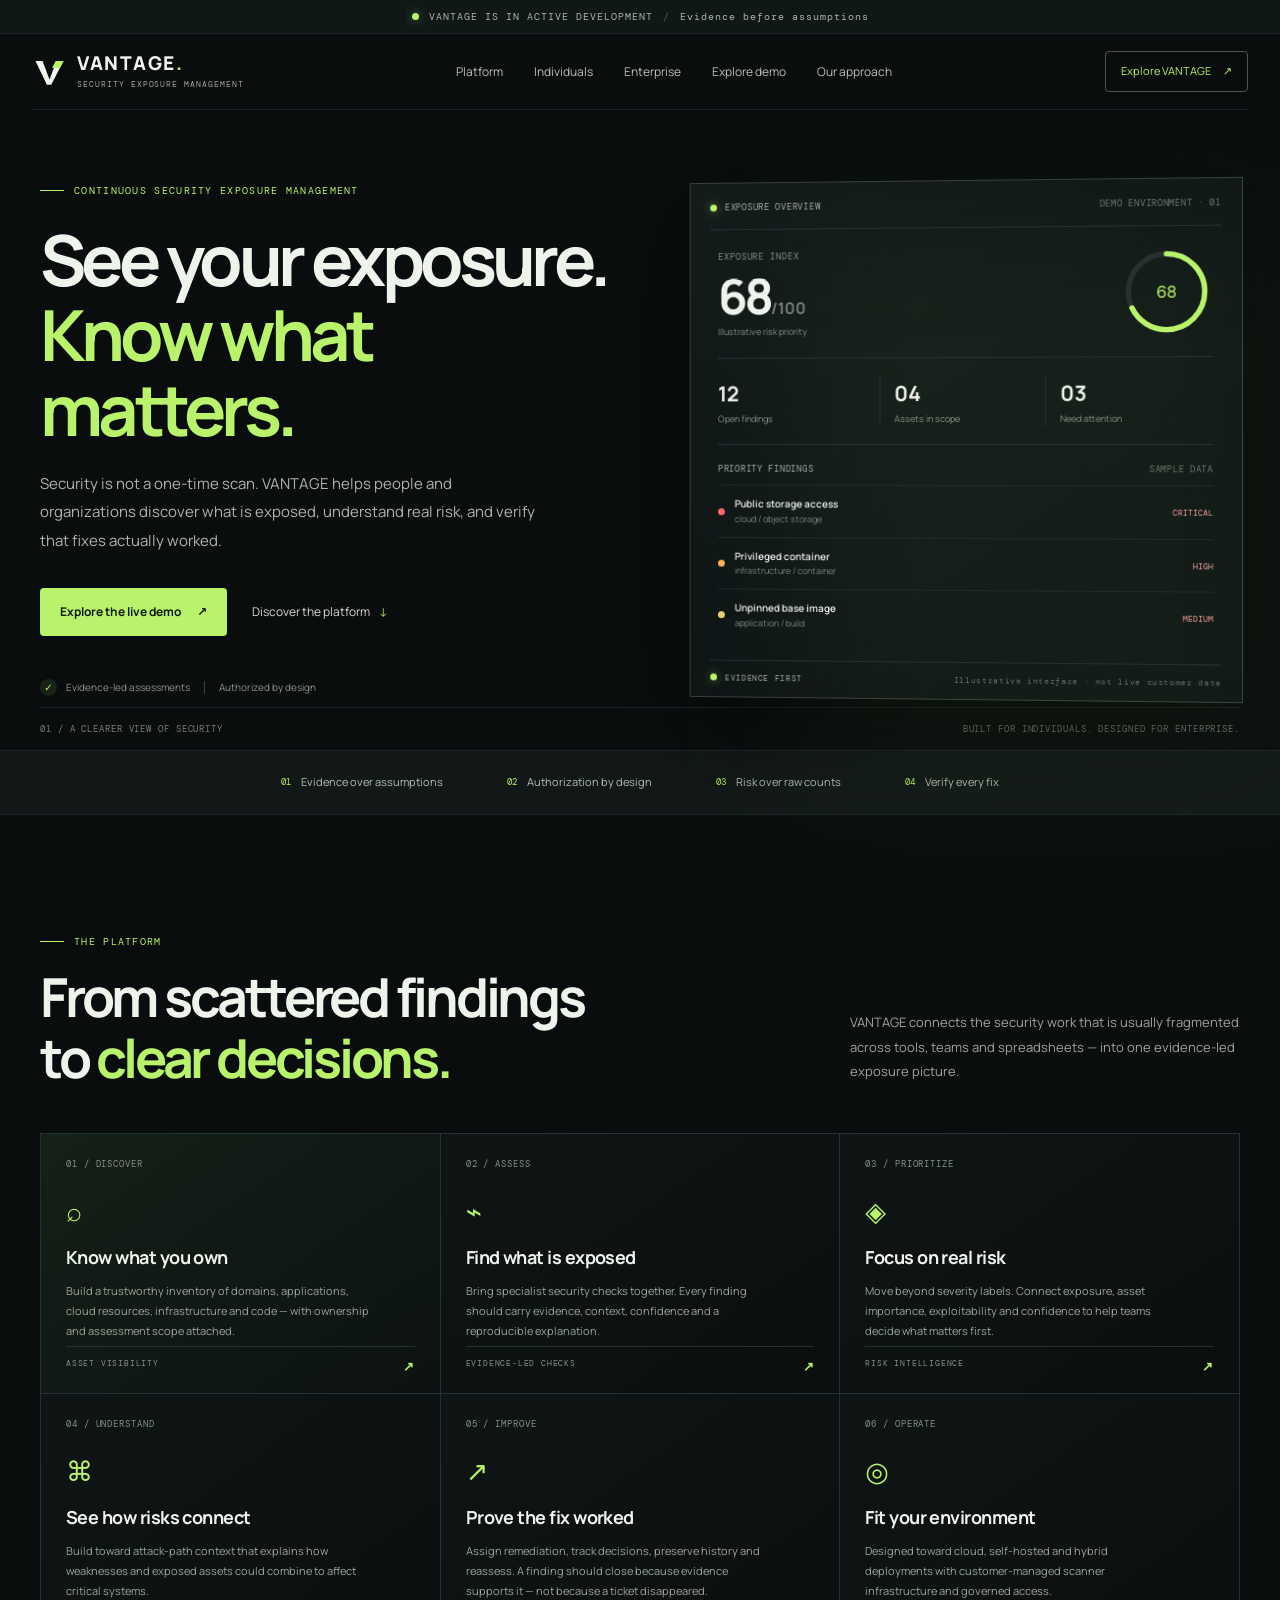
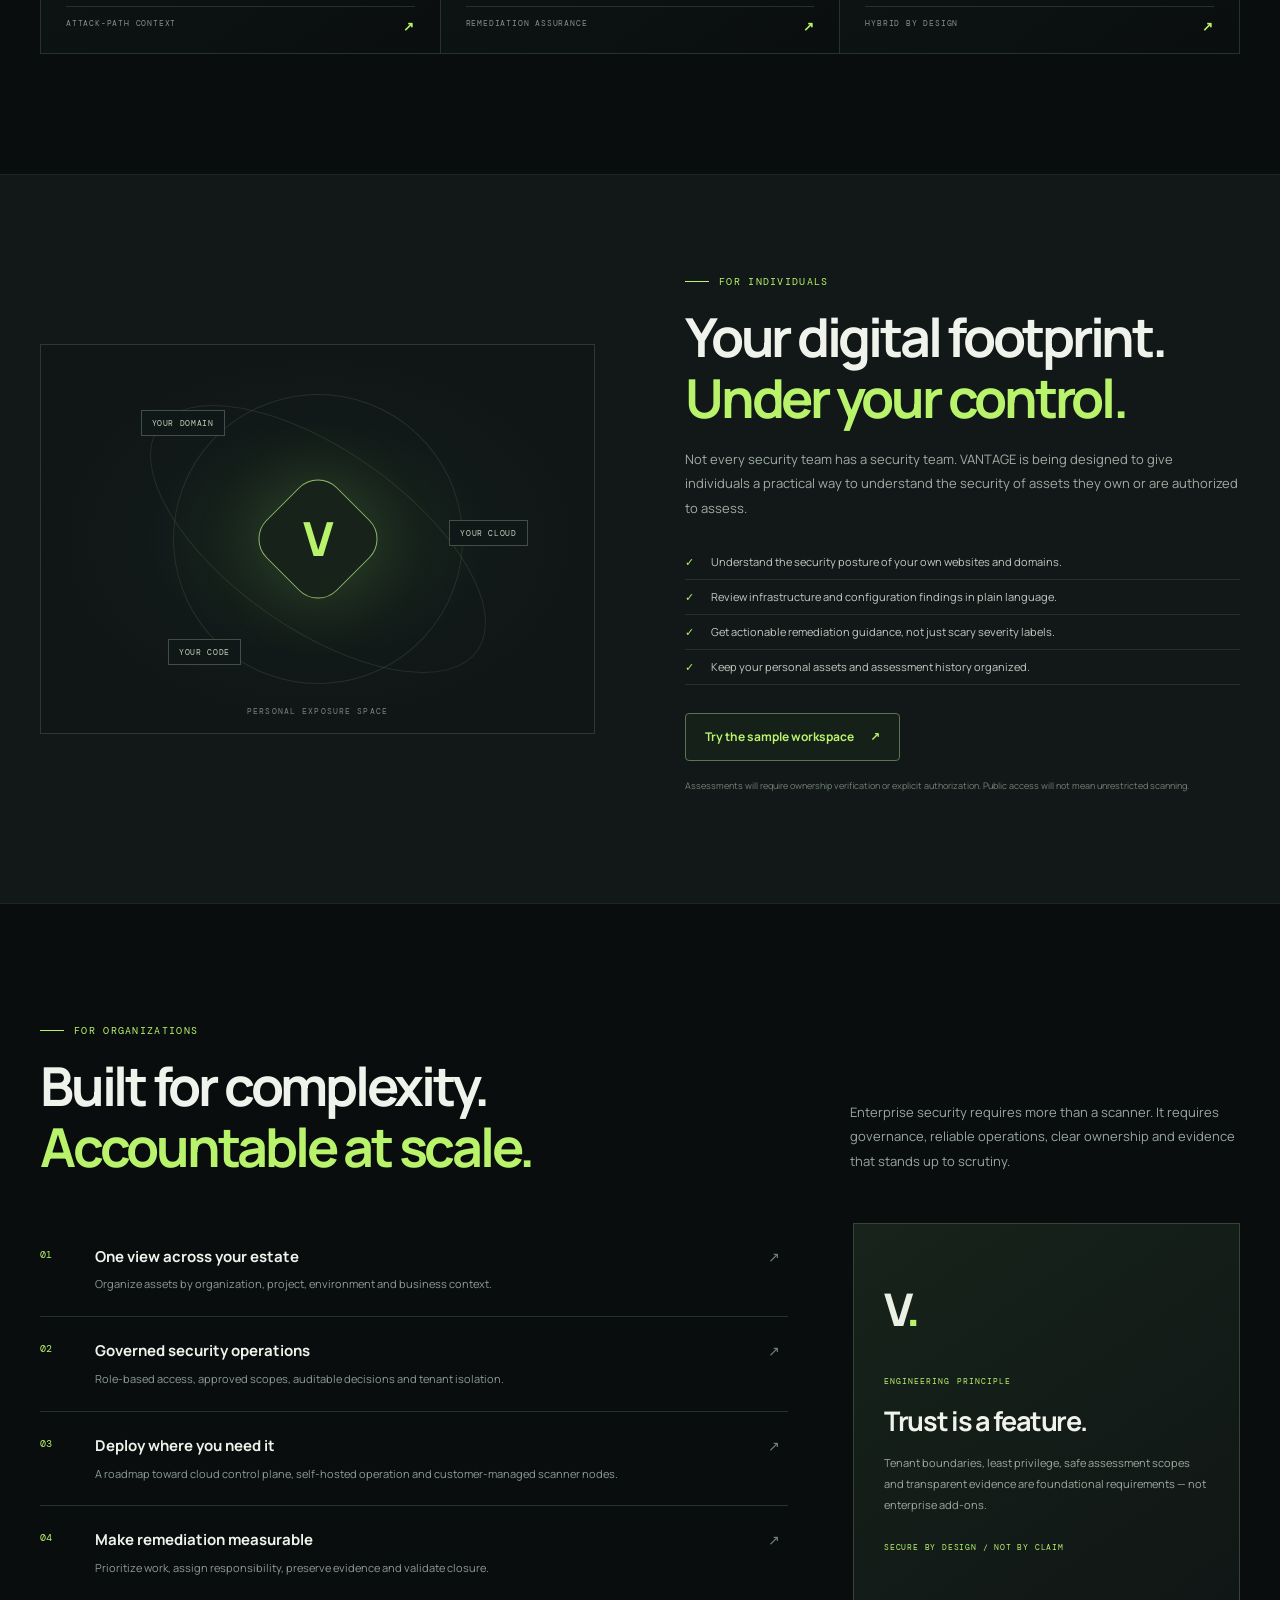
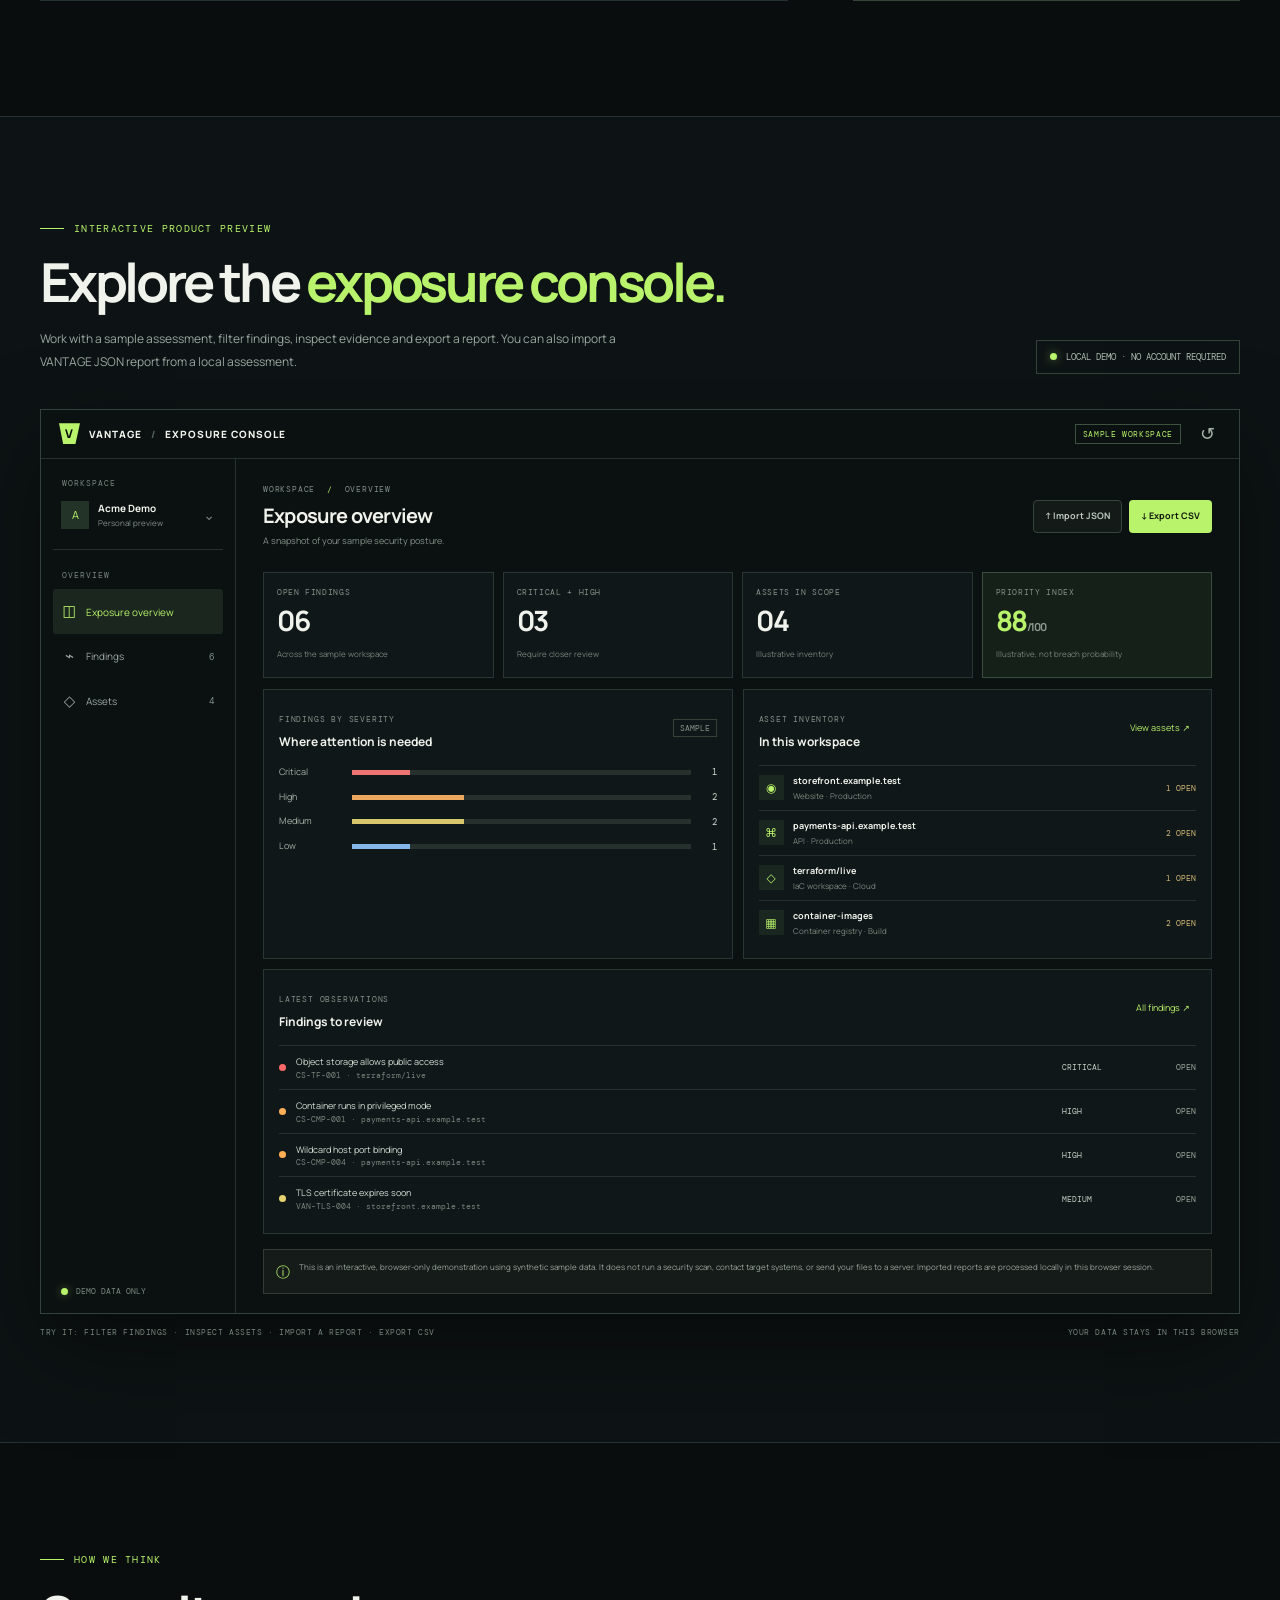
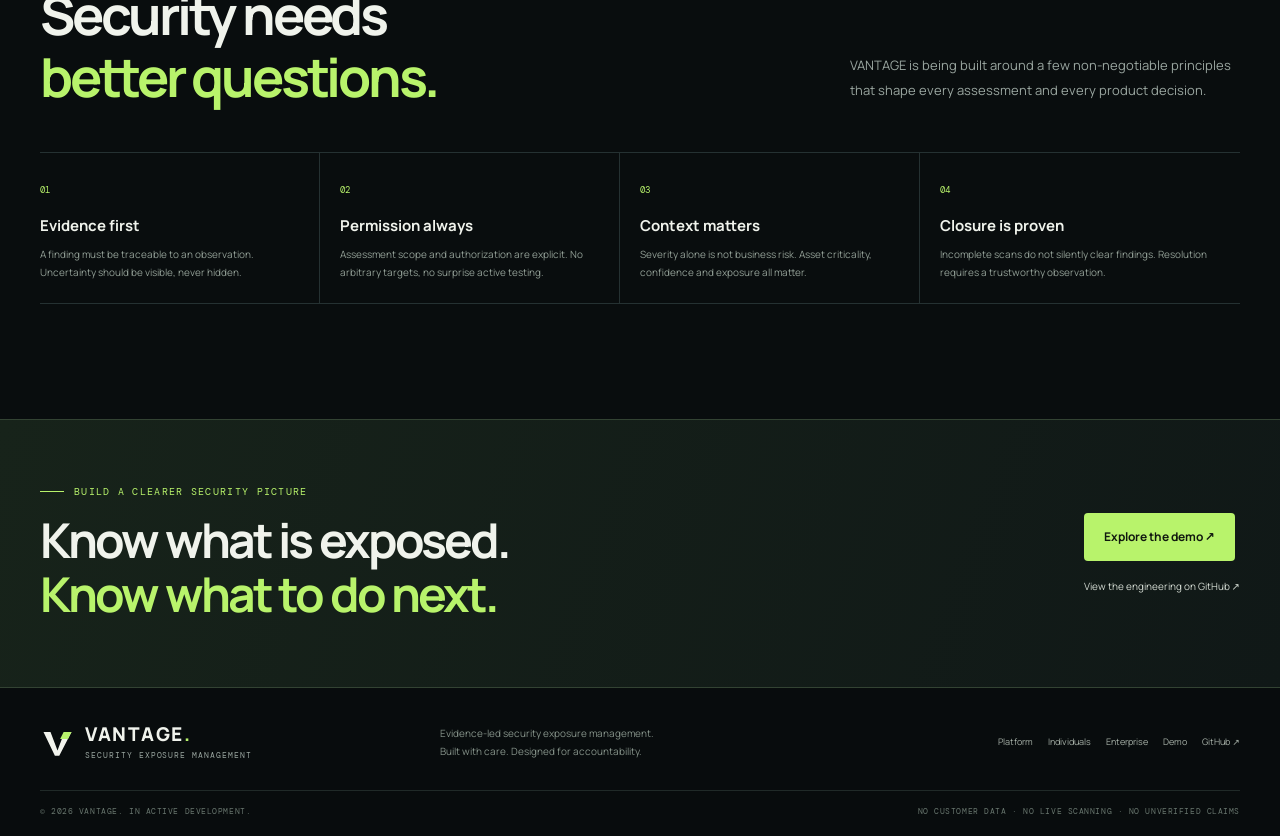
<file: index.html>
<!doctype html>
<html lang="en">
<head>
  <meta charset="utf-8">
  <meta name="viewport" content="width=device-width, initial-scale=1">
  <meta name="theme-color" content="#080b0c">
  <meta name="description" content="VANTAGE is evidence-led security exposure management. Discover what is exposed, understand what matters, and verify what has been fixed.">
  <meta property="og:title" content="VANTAGE — See your exposure clearly">
  <meta property="og:description" content="Continuous security exposure management for people and organizations.">
  <meta property="og:type" content="website">
  <title>VANTAGE — See your exposure clearly</title>
  <link rel="icon" href="assets/vantage-mark.svg" type="image/svg+xml">
  <link rel="preconnect" href="https://fonts.googleapis.com">
  <link rel="preconnect" href="https://fonts.gstatic.com" crossorigin>
  <link href="https://fonts.googleapis.com/css2?family=DM+Mono:wght@400;500&family=Manrope:wght@400;500;600;700;800&display=swap" rel="stylesheet">
  <link rel="stylesheet" href="assets/css/site.css">
  <script defer src="assets/js/site.js"></script>
</head>
<body>
  <a class="skip-link" href="#main">Skip to content</a>
  <div class="announcement"><span class="pulse-dot"></span> VANTAGE IS IN ACTIVE DEVELOPMENT <span class="announcement-divider">/</span> Evidence before assumptions</div>
  <header class="site-header">
    <a class="brand" href="#top" aria-label="VANTAGE home">
      <span class="brand-mark" aria-hidden="true"><svg viewBox="0 0 40 40"><path d="M4 8h8l8 21 8-21h8L22 35h-5L4 8Z" fill="currentColor"/><path d="M27 8h9l-4 8h-9l4-8Z" fill="#b8f36b"/></svg></span>
      <span>VANTAGE<span class="brand-period">.</span><small>SECURITY EXPOSURE MANAGEMENT</small></span>
    </a>
    <button class="mobile-menu-button" id="menu-toggle" aria-expanded="false" aria-controls="primary-nav" aria-label="Open navigation"><span></span><span></span></button>
    <nav class="nav-links" id="primary-nav" aria-label="Main navigation">
      <a href="#platform">Platform</a><a href="#individuals">Individuals</a><a href="#enterprise">Enterprise</a><a href="#console">Explore demo</a><a href="#principles">Our approach</a>
    </nav>
    <a class="header-cta" href="#console">Explore VANTAGE <span aria-hidden="true">↗</span></a>
  </header>

  <main id="main">
    <section class="hero section-shell" id="top">
      <div class="hero-copy">
        <div class="eyebrow"><span class="eyebrow-line"></span> CONTINUOUS SECURITY EXPOSURE MANAGEMENT</div>
        <h1>See your exposure.<br><span>Know what matters.</span></h1>
        <p class="hero-lede">Security is not a one-time scan. VANTAGE helps people and organizations discover what is exposed, understand real risk, and verify that fixes actually worked.</p>
        <div class="hero-actions"><a class="button button-primary" href="#console">Explore the live demo <span>↗</span></a><a class="text-link" href="#platform">Discover the platform <span>↓</span></a></div>
        <div class="hero-proof"><span class="proof-icon">✓</span><span>Evidence-led assessments</span><span class="proof-separator"></span><span>Authorized by design</span></div>
      </div>
      <div class="hero-visual" aria-label="Illustration of the VANTAGE exposure intelligence interface">
        <div class="visual-topline"><span><i class="tiny-live"></i> EXPOSURE OVERVIEW</span><span class="mono">DEMO ENVIRONMENT · 01</span></div>
        <div class="visual-main">
          <div class="visual-score">
            <div><span class="muted-label">EXPOSURE INDEX</span><strong>68<span>/100</span></strong><small class="score-caption">Illustrative risk priority</small></div>
            <div class="score-ring"><svg viewBox="0 0 120 120" role="img" aria-label="Illustrative exposure index 68 out of 100"><circle cx="60" cy="60" r="49" class="ring-track"/><circle cx="60" cy="60" r="49" class="ring-value"/></svg><span>68</span></div>
          </div>
          <div class="visual-rule"></div>
          <div class="visual-metrics"><div><strong>12</strong><span>Open findings</span></div><div><strong>04</strong><span>Assets in scope</span></div><div><strong>03</strong><span>Need attention</span></div></div>
          <div class="visual-rule"></div>
          <div class="visual-findings-head"><span>PRIORITY FINDINGS</span><span class="mono">SAMPLE DATA</span></div>
          <div class="visual-finding"><span class="severity-dot critical"></span><span><b>Public storage access</b><small>cloud / object storage</small></span><em>CRITICAL</em></div>
          <div class="visual-finding"><span class="severity-dot high"></span><span><b>Privileged container</b><small>infrastructure / container</small></span><em>HIGH</em></div>
          <div class="visual-finding"><span class="severity-dot medium"></span><span><b>Unpinned base image</b><small>application / build</small></span><em>MEDIUM</em></div>
        </div>
        <div class="visual-foot"><span><i class="tiny-live"></i> EVIDENCE FIRST</span><span>Illustrative interface · not live customer data</span></div>
        <div class="visual-glow"></div>
      </div>
      <div class="hero-bottom"><span>01 / A CLEARER VIEW OF SECURITY</span><span>BUILT FOR INDIVIDUALS. DESIGNED FOR ENTERPRISE.</span></div>
    </section>

    <section class="trust-strip" aria-label="Platform principles"><div><span>01</span> Evidence over assumptions</div><div><span>02</span> Authorization by design</div><div><span>03</span> Risk over raw counts</div><div><span>04</span> Verify every fix</div></section>

    <section class="section section-shell" id="platform">
      <div class="section-heading"><div><div class="eyebrow"><span class="eyebrow-line"></span> THE PLATFORM</div><h2>From scattered findings<br>to <span>clear decisions.</span></h2></div><p>VANTAGE connects the security work that is usually fragmented across tools, teams and spreadsheets — into one evidence-led exposure picture.</p></div>
      <div class="capability-grid">
        <article class="capability-card capability-featured"><div class="card-index">01 / DISCOVER</div><div class="capability-icon">⌕</div><h3>Know what you own</h3><p>Build a trustworthy inventory of domains, applications, cloud resources, infrastructure and code — with ownership and assessment scope attached.</p><span class="card-foot">ASSET VISIBILITY <b>↗</b></span></article>
        <article class="capability-card"><div class="card-index">02 / ASSESS</div><div class="capability-icon">⌁</div><h3>Find what is exposed</h3><p>Bring specialist security checks together. Every finding should carry evidence, context, confidence and a reproducible explanation.</p><span class="card-foot">EVIDENCE-LED CHECKS <b>↗</b></span></article>
        <article class="capability-card"><div class="card-index">03 / PRIORITIZE</div><div class="capability-icon">◈</div><h3>Focus on real risk</h3><p>Move beyond severity labels. Connect exposure, asset importance, exploitability and confidence to help teams decide what matters first.</p><span class="card-foot">RISK INTELLIGENCE <b>↗</b></span></article>
        <article class="capability-card"><div class="card-index">04 / UNDERSTAND</div><div class="capability-icon">⌘</div><h3>See how risks connect</h3><p>Build toward attack-path context that explains how weaknesses and exposed assets could combine to affect critical systems.</p><span class="card-foot">ATTACK-PATH CONTEXT <b>↗</b></span></article>
        <article class="capability-card"><div class="card-index">05 / IMPROVE</div><div class="capability-icon">↗</div><h3>Prove the fix worked</h3><p>Assign remediation, track decisions, preserve history and reassess. A finding should close because evidence supports it — not because a ticket disappeared.</p><span class="card-foot">REMEDIATION ASSURANCE <b>↗</b></span></article>
        <article class="capability-card capability-quiet"><div class="card-index">06 / OPERATE</div><div class="capability-icon">◎</div><h3>Fit your environment</h3><p>Designed toward cloud, self-hosted and hybrid deployments with customer-managed scanner infrastructure and governed access.</p><span class="card-foot">HYBRID BY DESIGN <b>↗</b></span></article>
      </div>
    </section>

    <section class="audience-section" id="individuals">
      <div class="section-shell audience-layout">
        <div class="audience-art personal-art"><div class="orbit orbit-one"></div><div class="orbit orbit-two"></div><div class="orbit-core"><span>V</span></div><div class="orbit-tag tag-one">YOUR DOMAIN</div><div class="orbit-tag tag-two">YOUR CLOUD</div><div class="orbit-tag tag-three">YOUR CODE</div><div class="orbit-caption">PERSONAL EXPOSURE SPACE</div></div>
        <div class="audience-copy"><div class="eyebrow"><span class="eyebrow-line"></span> FOR INDIVIDUALS</div><h2>Your digital footprint.<br><span>Under your control.</span></h2><p>Not every security team has a security team. VANTAGE is being designed to give individuals a practical way to understand the security of assets they own or are authorized to assess.</p><ul class="check-list"><li>Understand the security posture of your own websites and domains.</li><li>Review infrastructure and configuration findings in plain language.</li><li>Get actionable remediation guidance, not just scary severity labels.</li><li>Keep your personal assets and assessment history organized.</li></ul><a class="button button-outline" href="#console">Try the sample workspace <span>↗</span></a><p class="fine-print">Assessments will require ownership verification or explicit authorization. Public access will not mean unrestricted scanning.</p></div>
      </div>
    </section>

    <section class="section section-shell enterprise-section" id="enterprise">
      <div class="section-heading"><div><div class="eyebrow"><span class="eyebrow-line"></span> FOR ORGANIZATIONS</div><h2>Built for complexity.<br><span>Accountable at scale.</span></h2></div><p>Enterprise security requires more than a scanner. It requires governance, reliable operations, clear ownership and evidence that stands up to scrutiny.</p></div>
      <div class="enterprise-grid">
        <div class="enterprise-list">
          <div class="enterprise-row"><span class="row-number">01</span><div><h3>One view across your estate</h3><p>Organize assets by organization, project, environment and business context.</p></div><span class="row-arrow">↗</span></div>
          <div class="enterprise-row"><span class="row-number">02</span><div><h3>Governed security operations</h3><p>Role-based access, approved scopes, auditable decisions and tenant isolation.</p></div><span class="row-arrow">↗</span></div>
          <div class="enterprise-row"><span class="row-number">03</span><div><h3>Deploy where you need it</h3><p>A roadmap toward cloud control plane, self-hosted operation and customer-managed scanner nodes.</p></div><span class="row-arrow">↗</span></div>
          <div class="enterprise-row"><span class="row-number">04</span><div><h3>Make remediation measurable</h3><p>Prioritize work, assign responsibility, preserve evidence and validate closure.</p></div><span class="row-arrow">↗</span></div>
        </div>
        <aside class="enterprise-note"><div class="note-symbol">V<span>.</span></div><div class="eyebrow">ENGINEERING PRINCIPLE</div><h3>Trust is a feature.</h3><p>Tenant boundaries, least privilege, safe assessment scopes and transparent evidence are foundational requirements — not enterprise add-ons.</p><span class="note-foot">SECURE BY DESIGN / NOT BY CLAIM</span></aside>
      </div>
    </section>

    <section class="demo-section" id="console">
      <div class="section-shell">
        <div class="demo-intro"><div><div class="eyebrow"><span class="eyebrow-line"></span> INTERACTIVE PRODUCT PREVIEW</div><h2>Explore the <span>exposure console.</span></h2><p>Work with a sample assessment, filter findings, inspect evidence and export a report. You can also import a VANTAGE JSON report from a local assessment.</p></div><div class="demo-status"><i class="tiny-live"></i> LOCAL DEMO · NO ACCOUNT REQUIRED</div></div>
        <div class="console-window">
          <div class="console-topbar"><div class="console-brand"><span class="mini-mark">V</span> VANTAGE <span class="console-divider">/</span> EXPOSURE CONSOLE</div><div class="console-top-actions"><span class="demo-pill">SAMPLE WORKSPACE</span><button class="icon-button" id="reset-demo" title="Reset sample data" aria-label="Reset sample data">↺</button></div></div>
          <div class="console-body">
            <aside class="console-sidebar"><div class="workspace-label">WORKSPACE</div><div class="workspace-switch"><span class="workspace-avatar">A</span><span><b>Acme Demo</b><small>Personal preview</small></span><span class="switch-chevron">⌄</span></div><div class="sidebar-label">OVERVIEW</div><button class="side-link active" data-view="overview"><span>◫</span> Exposure overview</button><button class="side-link" data-view="findings"><span>⌁</span> Findings <b class="side-count" id="side-finding-count">6</b></button><button class="side-link" data-view="assets"><span>◇</span> Assets <b class="side-count">4</b></button><div class="sidebar-bottom"><span class="tiny-live"></span> DEMO DATA ONLY</div></aside>
            <div class="console-content">
              <div class="console-heading"><div><div class="breadcrumb">WORKSPACE <span>/</span> OVERVIEW</div><h3 id="console-title">Exposure overview</h3><p id="console-subtitle">A snapshot of your sample security posture.</p></div><div class="console-actions"><label class="button button-small button-ghost upload-label" for="report-upload">↑ Import JSON<input id="report-upload" type="file" accept=".json,application/json"></label><button class="button button-small button-lime" id="export-report">↓ Export CSV</button></div></div>
              <div id="overview-view">
                <div class="stat-grid"><article class="stat-card"><span>OPEN FINDINGS</span><strong id="stat-open">06</strong><small>Across the sample workspace</small></article><article class="stat-card"><span>CRITICAL + HIGH</span><strong id="stat-priority">03</strong><small>Require closer review</small></article><article class="stat-card"><span>ASSETS IN SCOPE</span><strong id="stat-assets">04</strong><small>Illustrative inventory</small></article><article class="stat-card stat-score"><span>PRIORITY INDEX</span><strong id="stat-score">64<span>/100</span></strong><small>Illustrative, not breach probability</small></article></div>
                <div class="console-panels"><section class="console-panel"><div class="panel-heading"><div><span class="panel-kicker">FINDINGS BY SEVERITY</span><h4>Where attention is needed</h4></div><span class="sample-label">SAMPLE</span></div><div class="severity-bars" id="severity-bars"></div></section><section class="console-panel"><div class="panel-heading"><div><span class="panel-kicker">ASSET INVENTORY</span><h4>In this workspace</h4></div><button class="panel-link" data-view="assets">View assets ↗</button></div><div id="asset-summary" class="asset-summary"></div></section></div>
                <section class="console-panel findings-panel"><div class="panel-heading"><div><span class="panel-kicker">LATEST OBSERVATIONS</span><h4>Findings to review</h4></div><button class="panel-link" data-view="findings">All findings ↗</button></div><div id="overview-findings"></div></section>
              </div>
              <div id="findings-view" hidden><div class="filter-row"><label class="search-box"><span>⌕</span><input id="finding-search" type="search" placeholder="Search findings, assets or rule IDs..." aria-label="Search findings"></label><select id="severity-filter" aria-label="Filter by severity"><option value="all">All severities</option><option value="critical">Critical</option><option value="high">High</option><option value="medium">Medium</option><option value="low">Low</option></select><select id="status-filter" aria-label="Filter by status"><option value="all">All statuses</option><option value="open">Open</option><option value="resolved">Resolved</option></select></div><div id="findings-table"></div></div>
              <div id="assets-view" hidden><div class="asset-intro"><span class="panel-kicker">REGISTERED SCOPE</span><p>Sample assets included to demonstrate how VANTAGE organizes exposure context.</p></div><div id="assets-grid" class="assets-grid"></div></div>
              <div class="console-disclaimer"><span>ⓘ</span><p>This is an interactive, browser-only demonstration using synthetic sample data. It does not run a security scan, contact target systems, or send your files to a server. Imported reports are processed locally in this browser session.</p></div>
            </div>
          </div>
        </div>
        <dialog class="finding-dialog" id="finding-dialog" aria-labelledby="dialog-title"><div class="dialog-top"><span class="panel-kicker">FINDING DETAIL · LOCAL PREVIEW</span><form method="dialog"><button class="icon-button" aria-label="Close finding details">×</button></form></div><h3 id="dialog-title"></h3><div id="dialog-meta" class="dialog-meta"></div><section><span class="panel-kicker">OBSERVED EVIDENCE</span><p id="dialog-evidence"></p></section><section><span class="panel-kicker">SUGGESTED REMEDIATION</span><p id="dialog-remediation"></p></section><p class="dialog-note">Sample or imported report content only. VANTAGE has not independently verified this observation.</p></dialog>
        <div class="demo-underbar"><span>TRY IT: FILTER FINDINGS · INSPECT ASSETS · IMPORT A REPORT · EXPORT CSV</span><span>YOUR DATA STAYS IN THIS BROWSER</span></div>
      </div>
    </section>

    <section class="section section-shell principles-section" id="principles">
      <div class="section-heading"><div><div class="eyebrow"><span class="eyebrow-line"></span> HOW WE THINK</div><h2>Security needs<br><span>better questions.</span></h2></div><p>VANTAGE is being built around a few non-negotiable principles that shape every assessment and every product decision.</p></div>
      <div class="principle-grid"><article><span>01</span><h3>Evidence first</h3><p>A finding must be traceable to an observation. Uncertainty should be visible, never hidden.</p></article><article><span>02</span><h3>Permission always</h3><p>Assessment scope and authorization are explicit. No arbitrary targets, no surprise active testing.</p></article><article><span>03</span><h3>Context matters</h3><p>Severity alone is not business risk. Asset criticality, confidence and exposure all matter.</p></article><article><span>04</span><h3>Closure is proven</h3><p>Incomplete scans do not silently clear findings. Resolution requires a trustworthy observation.</p></article></div>
    </section>

    <section class="closing-cta"><div class="section-shell closing-inner"><div><div class="eyebrow"><span class="eyebrow-line"></span> BUILD A CLEARER SECURITY PICTURE</div><h2>Know what is exposed.<br><span>Know what to do next.</span></h2></div><div class="closing-actions"><a class="button button-primary" href="#console">Explore the demo ↗</a><a class="text-link" href="https://github.com/HuginnsHammer/VANTAGE" target="_blank" rel="noopener noreferrer">View the engineering on GitHub ↗</a></div></div></section>
  </main>

  <footer class="site-footer"><div class="section-shell footer-main"><a class="brand footer-brand" href="#top"><span class="brand-mark"><svg viewBox="0 0 40 40"><path d="M4 8h8l8 21 8-21h8L22 35h-5L4 8Z" fill="currentColor"/><path d="M27 8h9l-4 8h-9l4-8Z" fill="#b8f36b"/></svg></span><span>VANTAGE<span class="brand-period">.</span><small>SECURITY EXPOSURE MANAGEMENT</small></span></a><p>Evidence-led security exposure management.<br>Built with care. Designed for accountability.</p><div class="footer-links"><a href="#platform">Platform</a><a href="#individuals">Individuals</a><a href="#enterprise">Enterprise</a><a href="#console">Demo</a><a href="https://github.com/HuginnsHammer/VANTAGE" target="_blank" rel="noopener noreferrer">GitHub ↗</a></div></div><div class="section-shell footer-bottom"><span>© <span id="year"></span> VANTAGE. IN ACTIVE DEVELOPMENT.</span><span>NO CUSTOMER DATA · NO LIVE SCANNING · NO UNVERIFIED CLAIMS</span></div></footer>
</body>
</html>
</file>
<file: assets/css/site.css>
:root{color-scheme:dark;--bg:#090d0e;--panel:#101617;--panel2:#141c1d;--line:#253132;--line-soft:#1b2526;--text:#f0f3ec;--muted:#9aa6a0;--subtle:#687671;--lime:#b8f36b;--lime-dark:#8cc94b;--mono:"DM Mono",monospace;--sans:"Manrope",system-ui,sans-serif;--max:1200px}*{box-sizing:border-box}html{scroll-behavior:smooth;scroll-padding-top:90px}body{margin:0;background:var(--bg);color:var(--text);font-family:var(--sans);font-size:14px;line-height:1.65;-webkit-font-smoothing:antialiased}a{color:inherit;text-decoration:none}button,input,select{font:inherit}button,a,input,select{outline-offset:4px}a:focus-visible,button:focus-visible,input:focus-visible,select:focus-visible{outline:2px solid var(--lime)}.skip-link{position:absolute;left:12px;top:-50px;background:var(--lime);color:#0b100c;padding:8px 14px;z-index:99}.skip-link:focus{top:8px}.section-shell{width:min(var(--max),calc(100% - 64px));margin-inline:auto}.announcement{height:34px;display:flex;align-items:center;justify-content:center;gap:10px;background:#101817;border-bottom:1px solid var(--line-soft);font:10px var(--mono);letter-spacing:.1em;color:#a9b4ad}.announcement-divider{color:#53615a}.pulse-dot,.tiny-live{display:inline-block;width:7px;height:7px;border-radius:50%;background:var(--lime);box-shadow:0 0 10px #b8f36b77}.site-header{height:76px;display:flex;align-items:center;justify-content:space-between;width:min(1320px,calc(100% - 64px));margin:auto;border-bottom:1px solid var(--line-soft);position:relative;z-index:10}.brand{display:flex;align-items:center;gap:10px;font-weight:800;font-size:19px;letter-spacing:.08em;line-height:1.05}.brand-mark{width:35px;height:35px;color:#f2f4ed}.brand-mark svg{width:100%;height:100%}.brand-period{color:var(--lime)}.brand small{display:block;font:8px var(--mono);letter-spacing:.12em;color:var(--muted);margin-top:5px}.nav-links{display:flex;align-items:center;gap:31px;color:#b7c0b9;font-size:12px}.nav-links a:hover,.footer-links a:hover{color:var(--lime)}.header-cta{font-size:11px;border:1px solid #49584d;padding:10px 15px;border-radius:4px;color:var(--lime)}.header-cta span{margin-left:10px}.mobile-menu-button{display:none}.hero{min-height:620px;display:grid;grid-template-columns:1.03fr .97fr;align-items:center;gap:58px;padding-top:70px;padding-bottom:50px;position:relative}.eyebrow{font:10px var(--mono);letter-spacing:.13em;color:var(--lime);display:flex;align-items:center;gap:10px}.eyebrow-line{width:24px;height:1px;background:var(--lime)}h1,h2,h3,h4,p{margin-top:0}h1{font-size:clamp(48px,5.5vw,75px);line-height:1.07;letter-spacing:-.065em;margin:25px 0 22px;font-weight:700}h1 span,h2 span{color:var(--lime)}.hero-lede{max-width:500px;color:#aab5ae;font-size:15px;line-height:1.9}.hero-actions{display:flex;align-items:center;gap:25px;margin-top:33px}.button{display:inline-flex;align-items:center;justify-content:center;gap:16px;border:1px solid transparent;border-radius:4px;padding:13px 19px;font-weight:700;font-size:12px;cursor:pointer;transition:transform .18s,border-color .18s,background .18s}.button:hover{transform:translateY(-2px)}.button-primary{background:var(--lime);color:#11180f}.button-primary:hover{background:#c9ff86}.text-link{font-size:12px;color:#d2d9d1}.text-link span{color:var(--lime);margin-left:7px}.hero-proof{display:flex;align-items:center;gap:9px;margin-top:43px;color:#89958d;font-size:10px}.proof-icon{display:grid;place-items:center;width:17px;height:17px;border-radius:50%;background:#b8f36b18;color:var(--lime)}.proof-separator{height:13px;width:1px;background:#3a4741;margin:0 5px}.hero-visual{position:relative;z-index:1;border:1px solid #34403b;background:linear-gradient(145deg,#141c1b,#0d1314 75%);padding:18px 20px 14px;box-shadow:0 30px 90px #0008;transform:perspective(1200px) rotateY(-3deg)}.visual-glow{position:absolute;inset:10% -10% -15% 20%;background:#b8f36b0b;filter:blur(70px);z-index:-1;pointer-events:none}.visual-topline,.visual-foot,.visual-findings-head{display:flex;justify-content:space-between;align-items:center;font:9px var(--mono);letter-spacing:.08em;color:#a4b0a7}.visual-topline{padding-bottom:16px;border-bottom:1px solid var(--line)}.visual-topline>span:first-child,.visual-foot>span:first-child{display:flex;align-items:center;gap:8px}.mono{font:9px var(--mono);color:#697870}.visual-main{padding:19px 8px}.visual-score{display:flex;align-items:center;justify-content:space-between}.muted-label,.score-caption{display:block;color:#829087;font:9px var(--mono);letter-spacing:.1em}.visual-score strong{font-size:49px;letter-spacing:-.06em;line-height:1.2;display:block;margin-top:5px}.visual-score strong span{font-size:16px;color:#738078;letter-spacing:0}.score-caption{font:9px var(--sans);letter-spacing:0}.score-ring{width:92px;height:92px;position:relative;display:grid;place-items:center}.score-ring svg{position:absolute;inset:0;transform:rotate(-90deg)}.ring-track,.ring-value{fill:none;stroke-width:7}.ring-track{stroke:#263230}.ring-value{stroke:var(--lime);stroke-dasharray:308;stroke-dashoffset:99;stroke-linecap:round}.score-ring span{font:17px var(--mono);color:var(--lime)}.visual-rule{height:1px;background:var(--line);margin:18px 0}.visual-metrics{display:grid;grid-template-columns:repeat(3,1fr)}.visual-metrics div{display:flex;flex-direction:column;gap:1px;border-right:1px solid var(--line);padding-left:14px}.visual-metrics div:first-child{padding-left:0}.visual-metrics div:last-child{border:0}.visual-metrics strong{font-size:21px}.visual-metrics span{font-size:9px;color:#849188}.visual-findings-head{margin-bottom:10px}.visual-finding{display:flex;align-items:center;gap:10px;padding:10px 0;border-top:1px solid #202b29}.severity-dot{width:7px;height:7px;border-radius:50%;flex:none}.critical{background:#ff6868}.high{background:#ffae55}.medium{background:#e7d36e}.low{background:#80b8ff}.visual-finding>span:nth-child(2){display:flex;flex-direction:column;flex:1}.visual-finding b{font-size:10px;font-weight:600}.visual-finding small{font-size:9px;color:#77847c}.visual-finding em{font:8px var(--mono);font-style:normal;color:#f4a1a1}.visual-foot{padding-top:12px;border-top:1px solid var(--line);font-size:8px}.visual-foot>span:last-child{color:#65736b}.hero-bottom{position:absolute;bottom:0;left:0;right:0;border-top:1px solid var(--line-soft);padding:15px 0;display:flex;justify-content:space-between;font:9px var(--mono);letter-spacing:.1em;color:#718078}.trust-strip{min-height:65px;background:#111817;border-block:1px solid var(--line-soft);display:flex;align-items:center;justify-content:center;gap:clamp(20px,5vw,75px);color:#b4beb6;font-size:11px}.trust-strip div{display:flex;gap:10px;align-items:center}.trust-strip span{color:var(--lime);font:9px var(--mono)}.section{padding-top:120px;padding-bottom:120px}.section-heading{display:flex;justify-content:space-between;align-items:end;gap:50px;margin-bottom:45px}.section-heading h2,.audience-copy h2,.demo-intro h2,.closing-inner h2{font-size:clamp(37px,4.2vw,55px);line-height:1.14;letter-spacing:-.06em;margin:18px 0 0}.section-heading>p{max-width:390px;color:var(--muted);font-size:13px;line-height:1.9;margin:0 0 4px}.capability-grid{display:grid;grid-template-columns:repeat(3,1fr);border-left:1px solid var(--line);border-top:1px solid var(--line)}.capability-card{min-height:260px;padding:24px 25px 19px;border-right:1px solid var(--line);border-bottom:1px solid var(--line);position:relative;background:linear-gradient(145deg,#0f1515,#0a0e0f);transition:background .2s}.capability-card:hover{background:#131c19}.capability-featured{background:linear-gradient(145deg,#142018,#0c1211)}.card-index,.card-foot{font:9px var(--mono);letter-spacing:.1em;color:#839087}.capability-icon{font-size:27px;color:var(--lime);margin:19px 0 9px}.capability-card h3{font-size:18px;letter-spacing:-.03em;margin:0 0 9px}.capability-card p{font-size:11px;line-height:1.8;color:#9aa69e;max-width:310px;margin:0}.card-foot{position:absolute;bottom:18px;left:25px;right:25px;border-top:1px solid #26312d;padding-top:11px;display:flex;justify-content:space-between;color:#849188;font-size:8px}.card-foot b{font-size:13px;color:var(--lime)}.audience-section{background:#111817;border-block:1px solid var(--line-soft);padding:100px 0}.audience-layout{display:grid;grid-template-columns:1fr 1fr;gap:90px;align-items:center}.audience-art{height:390px;position:relative;display:grid;place-items:center;overflow:hidden;background:radial-gradient(ellipse at center,#1b2b20 0,#111918 44%,#101515 75%);border:1px solid #2b3932}.orbit{position:absolute;border:1px solid #5e7b553d;border-radius:50%;transform:rotate(-25deg)}.orbit-one{width:290px;height:290px}.orbit-two{width:390px;height:180px;transform:rotate(35deg)}.orbit-core{width:100px;height:100px;border:1px solid #8fba68;background:#17231a;border-radius:27px;display:grid;place-items:center;box-shadow:0 0 70px #a5e35b2b;transform:rotate(45deg)}.orbit-core span{font-size:47px;font-weight:800;color:var(--lime);transform:rotate(-45deg)}.orbit-tag{position:absolute;border:1px solid #415044;background:#101817;padding:7px 10px;font:8px var(--mono);letter-spacing:.08em;color:#c0d0bd}.tag-one{top:65px;left:18%}.tag-two{right:12%;top:45%}.tag-three{bottom:68px;left:23%}.orbit-caption{position:absolute;bottom:17px;font:8px var(--mono);letter-spacing:.14em;color:#76877b}.audience-copy h2{margin:18px 0}.audience-copy>p{font-size:13px;color:#a0aca4;line-height:1.9}.check-list{list-style:none;padding:0;margin:24px 0 28px}.check-list li{position:relative;padding:8px 0 8px 26px;color:#c2cbc3;font-size:11px;border-bottom:1px solid #26312d}.check-list li:before{content:"✓";position:absolute;left:0;color:var(--lime)}.button-outline{border-color:#5b7358;color:var(--lime);background:#152019}.button-outline:hover{border-color:var(--lime)}.fine-print{font-size:9px!important;color:#758178!important;margin-top:16px}.enterprise-section{padding-bottom:115px}.enterprise-grid{display:grid;grid-template-columns:1.45fr .75fr;gap:65px}.enterprise-row{display:grid;grid-template-columns:42px 1fr 20px;gap:13px;padding:22px 0;border-bottom:1px solid var(--line);align-items:start}.row-number{font:10px var(--mono);color:var(--lime);padding-top:3px}.enterprise-row h3{font-size:15px;margin:0 0 5px}.enterprise-row p{font-size:11px;color:#8f9b93;margin:0;line-height:1.8}.row-arrow{color:#748178}.enterprise-note{background:linear-gradient(145deg,#17231b,#101615);border:1px solid #344435;padding:30px;display:flex;flex-direction:column;align-items:flex-start;justify-content:center;min-height:300px}.note-symbol{font-size:45px;font-weight:800;letter-spacing:-.08em;color:#eaf0e4;margin-bottom:30px}.note-symbol span{color:var(--lime)}.enterprise-note .eyebrow{font-size:8px}.enterprise-note h3{font-size:27px;letter-spacing:-.05em;margin:13px 0 9px}.enterprise-note p{font-size:11px;color:#9eaaa0;line-height:1.9}.note-foot{font:8px var(--mono);letter-spacing:.1em;color:var(--lime);margin-top:15px}.demo-section{background:#0d1314;border-block:1px solid var(--line);padding:105px 0}.demo-intro{display:flex;justify-content:space-between;align-items:end;gap:30px;margin-bottom:35px}.demo-intro h2{margin:16px 0}.demo-intro p{color:#9ba79f;font-size:12px;max-width:600px;line-height:1.9;margin:12px 0 0}.demo-status{white-space:nowrap;color:#aebbb0;font:9px var(--mono);display:flex;align-items:center;gap:9px;padding:10px 13px;border:1px solid #344238}.console-window{border:1px solid #35413b;background:#0b1011;box-shadow:0 35px 90px #0007}.console-topbar{height:49px;padding:0 18px;border-bottom:1px solid #273230;display:flex;align-items:center;justify-content:space-between}.console-brand{font-size:10px;font-weight:800;letter-spacing:.1em;display:flex;align-items:center;gap:9px}.mini-mark{display:grid;place-items:center;background:var(--lime);color:#0a100a;width:21px;height:21px;font-size:12px;clip-path:polygon(0 0,100% 0,78% 100%,20% 100%)}.console-divider{color:#56645b}.console-top-actions{display:flex;align-items:center;gap:13px}.demo-pill{font:8px var(--mono);letter-spacing:.08em;color:var(--lime);border:1px solid #3c5140;padding:4px 7px}.icon-button{border:0;background:transparent;color:#a8b4aa;cursor:pointer;font-size:18px}.console-body{display:grid;grid-template-columns:195px 1fr;min-height:580px}.console-sidebar{border-right:1px solid #273230;padding:19px 12px;position:relative}.workspace-label,.sidebar-label{font:8px var(--mono);letter-spacing:.12em;color:#77857c;padding:0 9px}.workspace-switch{display:flex;align-items:center;gap:9px;padding:12px 8px 20px;border-bottom:1px solid #26302d;margin-bottom:20px}.workspace-avatar{width:28px;height:28px;display:grid;place-items:center;background:#243327;color:var(--lime);font-size:11px}.workspace-switch span:nth-child(2){display:flex;flex-direction:column}.workspace-switch b{font-size:10px}.workspace-switch small{font-size:8px;color:#849087}.switch-chevron{margin-left:auto;color:#738077}.sidebar-label{margin-bottom:9px}.side-link{display:flex;align-items:center;gap:9px;width:100%;padding:10px 9px;border:0;background:none;color:#9ba79f;font-size:10px;text-align:left;cursor:pointer;border-radius:3px}.side-link>span{font-size:15px;width:15px;text-align:center}.side-link.active,.side-link:hover{background:#1a261e;color:var(--lime)}.side-count{margin-left:auto;font:9px var(--mono);color:#809087}.sidebar-bottom{position:absolute;bottom:17px;left:20px;display:flex;align-items:center;gap:8px;font:8px var(--mono);color:#7c8a80}.console-content{padding:25px 27px 19px;min-width:0}.console-heading{display:flex;justify-content:space-between;gap:15px;align-items:center;margin-bottom:23px}.breadcrumb{font:8px var(--mono);letter-spacing:.1em;color:#829087}.breadcrumb span{color:var(--lime);padding:0 6px}.console-heading h3{font-size:20px;letter-spacing:-.04em;margin:5px 0 2px}.console-heading p{font-size:9px;color:#859188;margin:0}.console-actions{display:flex;gap:7px;align-items:center}.button-small{font-size:9px;padding:8px 11px;gap:8px}.button-ghost{border-color:#37443b;color:#c0c9c0;background:#131a18}.button-ghost:hover{border-color:#8cae72}.button-lime{background:var(--lime);color:#10160e}.upload-label{cursor:pointer}.upload-label input{display:none}.stat-grid{display:grid;grid-template-columns:repeat(4,1fr);gap:9px}.stat-card{border:1px solid #2a3632;background:#101718;padding:14px 13px;min-height:105px}.stat-card>span{display:block;font:8px var(--mono);letter-spacing:.08em;color:#849188}.stat-card strong{font-size:28px;letter-spacing:-.05em;display:block;line-height:1.4;margin-top:4px}.stat-card small{font-size:8px;color:#76847b}.stat-score{background:#152018;border-color:#3b4d3c}.stat-score strong{color:var(--lime)}.stat-score strong span{font-size:11px;color:#8e9b90}.console-panels{display:grid;grid-template-columns:1fr 1fr;gap:10px;margin-top:11px}.console-panel{border:1px solid #2a3632;background:#101718;padding:15px 15px 13px;min-width:0}.panel-heading{display:flex;align-items:center;justify-content:space-between;gap:10px;margin-bottom:13px}.panel-kicker{font:8px var(--mono);letter-spacing:.1em;color:#829087}.panel-heading h4{font-size:12px;margin:4px 0 0}.sample-label{font:8px var(--mono);color:#87958b;border:1px solid #354239;padding:3px 6px}.severity-bars{display:flex;flex-direction:column;gap:10px}.severity-row{display:grid;grid-template-columns:65px 1fr 18px;gap:8px;align-items:center;font-size:9px;color:#a5b0a7}.severity-track{height:5px;background:#26312e}.severity-fill{height:100%;border-radius:0}.severity-fill.critical{background:#ef7474}.severity-fill.high{background:#e9a85e}.severity-fill.medium{background:#d7c66c}.severity-fill.low{background:#83b7e7}.severity-count{text-align:right;font:9px var(--mono);color:#d2dbd1}.asset-summary{display:flex;flex-direction:column}.asset-summary-row{display:flex;align-items:center;gap:9px;padding:8px 0;border-top:1px solid #26312d}.asset-type{width:25px;height:25px;background:#1a2720;color:var(--lime);display:grid;place-items:center;font-size:12px}.asset-summary-row>span:nth-child(2){display:flex;flex-direction:column;flex:1;min-width:0}.asset-summary-row b{font-size:9px;overflow:hidden;text-overflow:ellipsis}.asset-summary-row small{font-size:8px;color:#7d8a80}.asset-risk{font:8px var(--mono);color:#d3b978}.panel-link{border:0;background:transparent;color:var(--lime);font-size:9px;cursor:pointer}.findings-panel{margin-top:10px}.finding-line{display:grid;grid-template-columns:8px minmax(0,1fr) 60px 65px;align-items:center;gap:9px;padding:9px 0;border-top:1px solid #26312d}.finding-line .finding-title{font-size:9px;color:#d5ddd5}.finding-line small{display:block;font:8px var(--mono);color:#77847c}.finding-severity{font:8px var(--mono);color:#c5cec4}.finding-status{font:8px var(--mono);color:#9aaa9d;text-align:right}.console-disclaimer{display:flex;gap:9px;margin-top:15px;padding:10px 12px;background:#151b19;border:1px solid #303c34;color:#9ba69d}.console-disclaimer>span{color:var(--lime)}.console-disclaimer p{font-size:8px;line-height:1.7;margin:0}.demo-underbar{display:flex;justify-content:space-between;gap:20px;padding-top:13px;color:#76847a;font:8px var(--mono);letter-spacing:.07em}.filter-row{display:flex;gap:9px;margin-bottom:14px}.search-box{display:flex;align-items:center;gap:8px;border:1px solid #344039;background:#101718;padding:0 10px;flex:1;min-width:0}.search-box span{color:var(--lime);font-size:17px}.search-box input{width:100%;border:0;background:transparent;color:var(--text);padding:9px 0;font-size:9px;outline:none}.filter-row select{background:#101718;color:#c2ccc2;border:1px solid #344039;padding:8px 10px;font-size:9px}.table-wrap{overflow-x:auto;border:1px solid #2a3632}.findings-table{width:100%;border-collapse:collapse;min-width:540px}.findings-table th{text-align:left;font:8px var(--mono);letter-spacing:.08em;color:#849188;background:#131b1a;padding:11px 12px}.findings-table td{padding:11px 12px;border-top:1px solid #26312d;font-size:9px;color:#c8d1c8}.findings-table tr[data-finding]{cursor:pointer}.findings-table tr[data-finding]:hover{background:#17211b}.table-finding{font-weight:700}.table-finding small{display:block;font:8px var(--mono);color:#849087;font-weight:400}.severity-label{font:8px var(--mono);text-transform:uppercase}.status-label{font:8px var(--mono);color:#a8b69f}.empty-state{padding:25px;text-align:center;color:#8e9b91;font-size:10px}.asset-intro{margin:0 0 12px}.asset-intro p{font-size:9px;color:#8e9b91;margin:5px 0}.assets-grid{display:grid;grid-template-columns:repeat(2,1fr);gap:10px}.asset-card{border:1px solid #2b3732;background:#101718;padding:15px}.asset-card-top{display:flex;justify-content:space-between;align-items:center}.asset-card-icon{width:29px;height:29px;background:#1b2920;color:var(--lime);display:grid;place-items:center}.asset-card h4{font-size:12px;margin:11px 0 2px;overflow-wrap:anywhere}.asset-card p{font-size:9px;color:#89968d;margin:0}.asset-card-foot{display:flex;justify-content:space-between;border-top:1px solid #29332f;margin-top:12px;padding-top:9px;font:8px var(--mono);color:#9ba79c}.asset-card-foot span:last-child{color:var(--lime)}.principles-section{padding-top:110px;padding-bottom:115px}.principle-grid{display:grid;grid-template-columns:repeat(4,1fr);border-top:1px solid var(--line);border-bottom:1px solid var(--line)}.principle-grid article{padding:23px 20px 22px 0;border-right:1px solid var(--line);margin-right:20px}.principle-grid article:last-child{border:0;margin:0}.principle-grid article>span{font:9px var(--mono);color:var(--lime)}.principle-grid h3{font-size:15px;margin:15px 0 6px}.principle-grid p{font-size:10px;color:#919e95;line-height:1.8;margin:0}.closing-cta{background:linear-gradient(110deg,#17231a,#101817);border-block:1px solid #334333;padding:65px 0}.closing-inner{display:flex;align-items:center;justify-content:space-between;gap:30px}.closing-inner h2{font-size:clamp(35px,4vw,48px);margin-top:15px}.closing-actions{display:flex;flex-direction:column;align-items:flex-start;gap:17px}.closing-actions .text-link{font-size:10px}.site-footer{background:#080c0d}.footer-main{display:grid;grid-template-columns:1fr 1fr 1fr;align-items:center;padding-top:36px;padding-bottom:30px}.footer-brand{width:max-content}.footer-main>p{font-size:10px;color:#849188;line-height:1.8;margin:0}.footer-links{display:flex;flex-wrap:wrap;gap:15px;justify-content:flex-end;font-size:9px;color:#a6b0a7}.footer-bottom{border-top:1px solid #202a28;padding:15px 0 20px;display:flex;justify-content:space-between;gap:20px;color:#68766e;font:8px var(--mono);letter-spacing:.07em}
@media(max-width:1000px){.hero{gap:30px}.nav-links{gap:16px}.audience-layout{gap:45px}.enterprise-grid{gap:30px}.console-body{grid-template-columns:165px 1fr}.console-content{padding:20px 18px}.stat-card{padding:11px 9px}.stat-card strong{font-size:24px}}
@media(max-width:760px){.section-shell,.site-header{width:calc(100% - 38px)}.site-header{height:68px}.mobile-menu-button{display:flex;flex-direction:column;gap:5px;background:none;border:1px solid #3a473f;padding:9px;cursor:pointer}.mobile-menu-button span{width:17px;height:1px;background:#d9e1d8}.nav-links{display:none;position:absolute;top:67px;left:-19px;right:-19px;background:#0e1514;border-bottom:1px solid var(--line);padding:18px 22px;flex-direction:column;align-items:flex-start;gap:16px}.nav-links.open{display:flex}.header-cta{display:none}.hero{grid-template-columns:1fr;gap:40px;padding-top:65px;padding-bottom:70px}.hero-copy{max-width:600px}.hero-visual{max-width:570px;width:100%;margin:auto;transform:none}.hero-bottom{font-size:7px}.trust-strip{padding:17px 20px;flex-wrap:wrap;justify-content:flex-start;gap:12px 24px}.trust-strip div{font-size:9px}.section{padding-top:80px;padding-bottom:80px}.section-heading{display:block;margin-bottom:30px}.section-heading>p{margin-top:18px}.capability-grid{grid-template-columns:repeat(2,1fr)}.capability-card{min-height:250px;padding:18px}.card-foot{left:18px;right:18px}.audience-section{padding:70px 0}.audience-layout{grid-template-columns:1fr;gap:35px}.audience-art{height:320px;order:2}.audience-copy{order:1}.enterprise-grid{grid-template-columns:1fr}.enterprise-note{min-height:250px}.demo-section{padding:75px 0}.demo-intro{display:block}.demo-status{width:max-content;margin-top:17px}.console-body{grid-template-columns:1fr}.console-sidebar{border-right:0;border-bottom:1px solid #273230;display:flex;align-items:center;gap:5px;padding:9px;overflow:auto}.workspace-label,.sidebar-label,.sidebar-bottom,.workspace-switch{display:none}.side-link{width:auto;white-space:nowrap;padding:8px}.side-link>span{display:none}.side-count{margin-left:3px}.console-content{padding:17px 12px}.console-heading{align-items:flex-start;flex-direction:column}.console-actions{width:100%}.console-actions>*{flex:1}.console-panels{grid-template-columns:1fr}.stat-grid{grid-template-columns:repeat(2,1fr)}.demo-underbar{font-size:7px}.principle-grid{grid-template-columns:repeat(2,1fr)}.principle-grid article:nth-child(2){border-right:0;margin-right:0}.principle-grid article:nth-child(3),.principle-grid article:nth-child(4){border-top:1px solid var(--line)}.closing-inner{display:block}.closing-actions{margin-top:25px}.footer-main{grid-template-columns:1fr 1fr;gap:22px}.footer-main>p{grid-column:1/-1;grid-row:2}.footer-links{justify-content:flex-start;grid-column:1/-1}.footer-bottom{font-size:7px}}
@media(max-width:480px){.announcement{font-size:8px;letter-spacing:.05em}.section-shell,.site-header{width:calc(100% - 30px)}h1{font-size:47px}.hero-lede{font-size:13px}.hero-actions{gap:15px;flex-wrap:wrap}.hero-proof{font-size:8px}.visual-main{padding:14px 2px}.visual-finding{gap:7px}.visual-finding b{font-size:9px}.visual-finding em{font-size:7px}.visual-foot{font-size:7px}.hero-bottom{letter-spacing:.03em}.hero-bottom span:last-child{max-width:48%;text-align:right}.capability-grid{grid-template-columns:1fr}.capability-card{min-height:225px}.audience-art{height:280px}.orbit-one{width:230px;height:230px}.orbit-two{width:310px;height:150px}.tag-one{left:8%}.tag-two{right:6%}.tag-three{left:12%}.enterprise-row{grid-template-columns:28px 1fr 14px;gap:8px}.filter-row{flex-wrap:wrap}.search-box{flex-basis:100%;min-height:37px}.filter-row select{flex:1}.assets-grid{grid-template-columns:1fr}.console-topbar{padding:0 10px}.console-brand{font-size:8px}.demo-pill{font-size:7px}.stat-card{min-height:96px}.stat-card strong{font-size:24px}.demo-underbar{display:block;line-height:2}.demo-underbar span{display:block}.principle-grid article{padding-right:12px;margin-right:12px}.principle-grid h3{font-size:13px}.principle-grid p{font-size:9px}.footer-main{grid-template-columns:1fr}.footer-main>p,.footer-links{grid-column:auto}.footer-main>p{grid-row:auto}.footer-bottom{display:block;line-height:2.1}}
@media(prefers-reduced-motion:reduce){*,*:before,*:after{scroll-behavior:auto!important;transition:none!important;animation:none!important}}
.table-finding-button{border:0;background:none;color:inherit;text-align:left;padding:0;cursor:pointer}.table-finding-button:hover .table-finding{color:var(--lime)}.finding-dialog{width:min(560px,calc(100% - 30px));max-height:85vh;overflow:auto;background:#101817;color:var(--text);border:1px solid #52634f;padding:23px;box-shadow:0 25px 90px #000b}.finding-dialog::backdrop{background:#020605c9;backdrop-filter:blur(4px)}.dialog-top{display:flex;align-items:center;justify-content:space-between}.dialog-top form{margin:0}.finding-dialog h3{font-size:22px;line-height:1.3;letter-spacing:-.04em;margin:20px 0 8px}.dialog-meta{font:9px var(--mono);color:var(--lime);line-height:1.8;margin-bottom:23px}.finding-dialog section{border-top:1px solid var(--line);padding-top:15px;margin-top:15px}.finding-dialog section p{font-size:11px;line-height:1.85;color:#bdc8be;margin:8px 0 0}.dialog-note{font-size:9px;color:#849188;background:#18201c;padding:10px;margin:20px 0 0}
</file>
